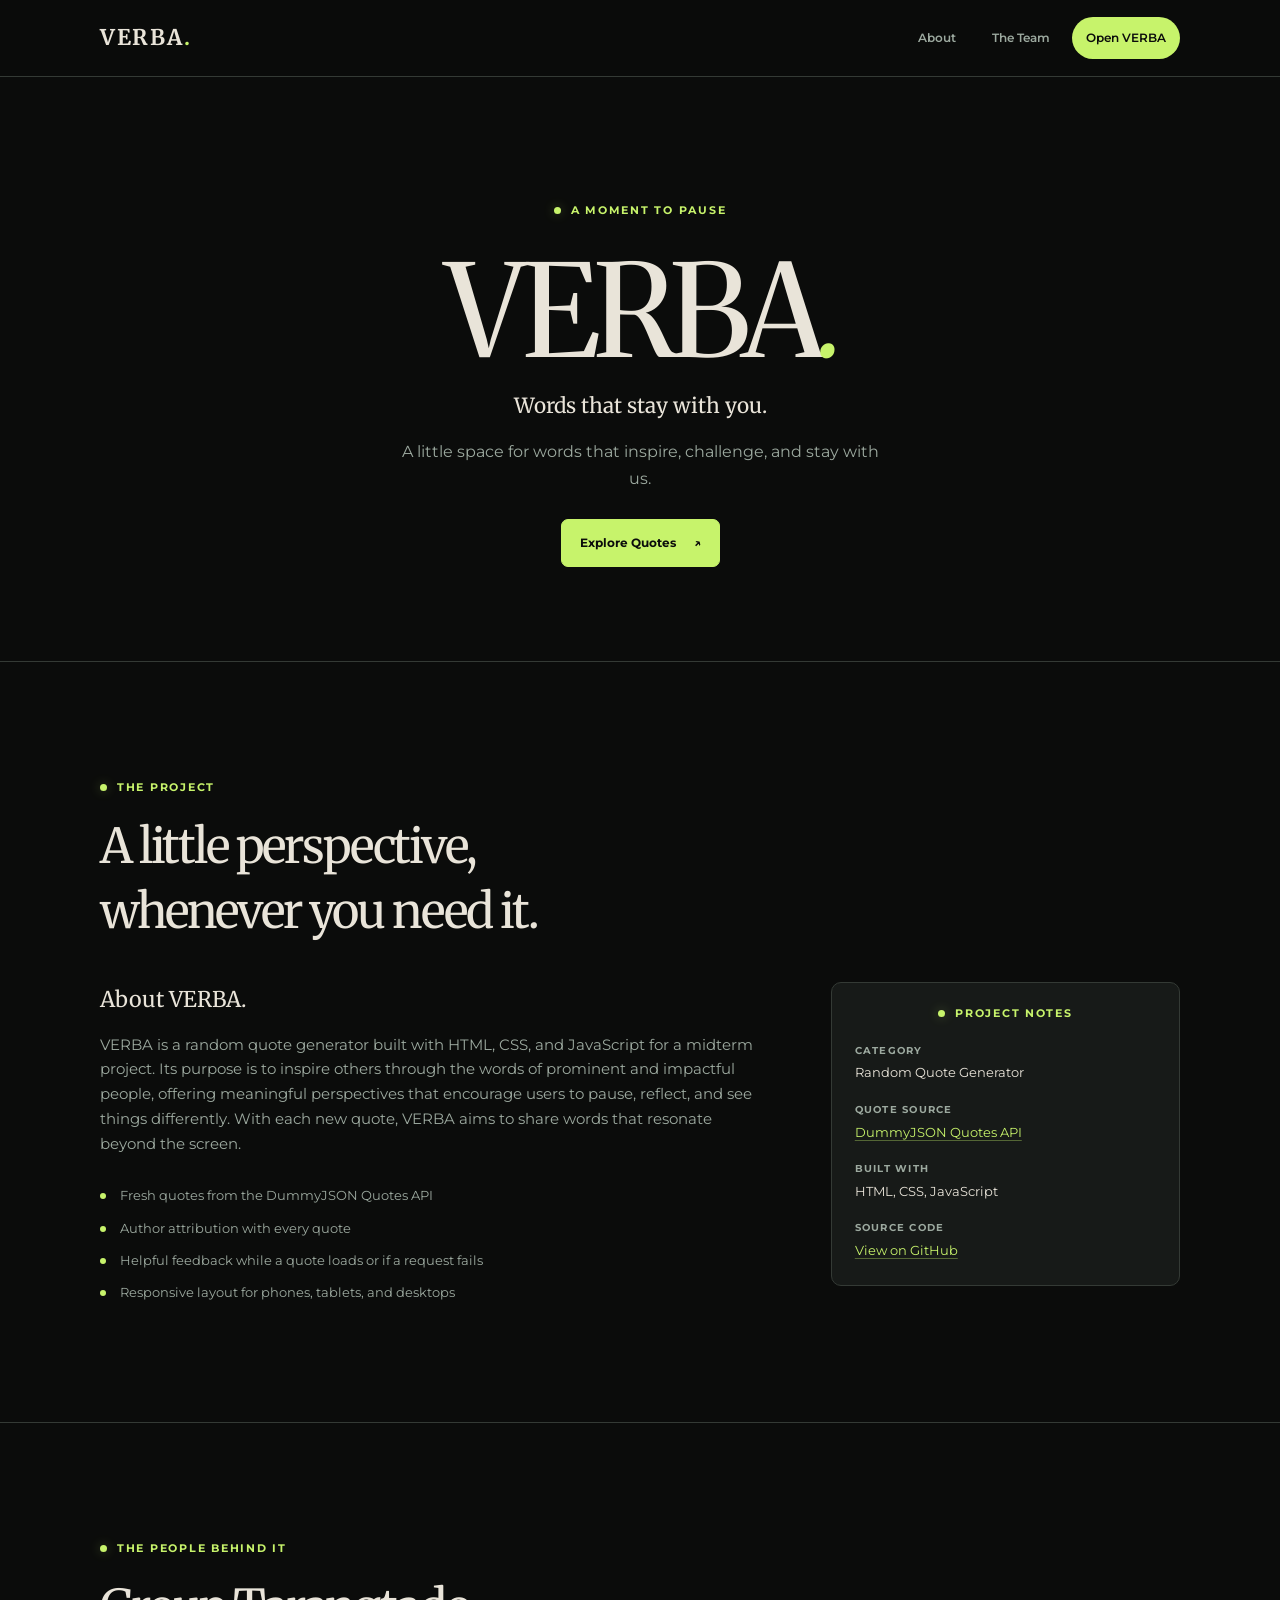
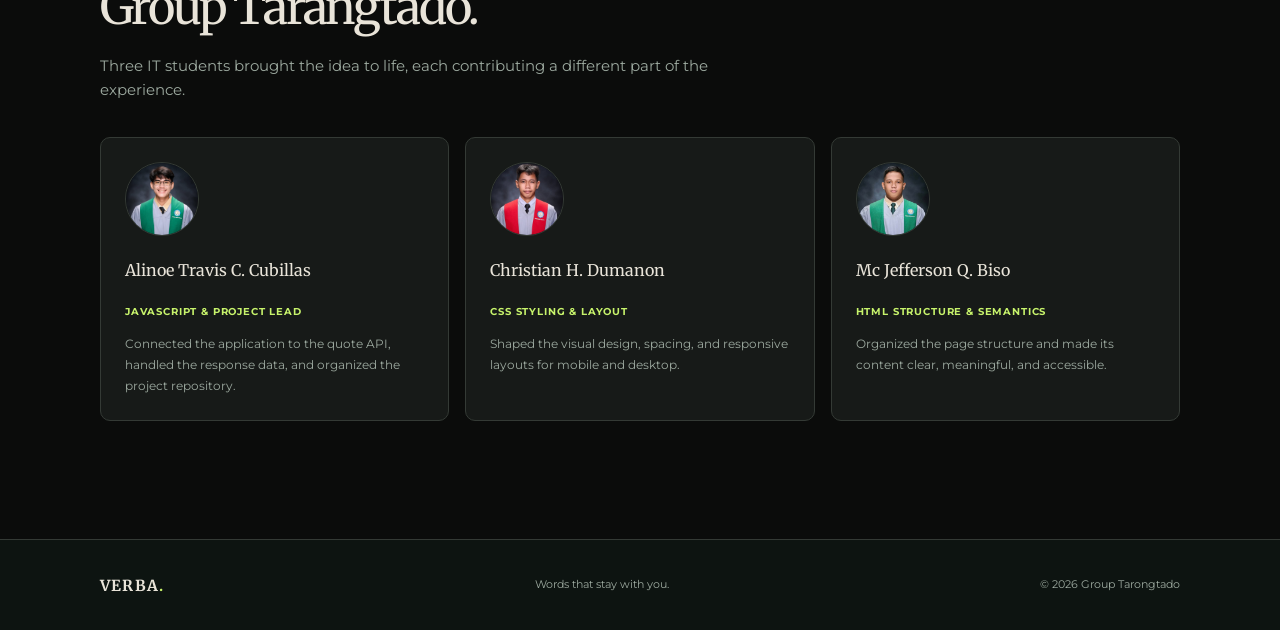
<file: index.html>
<!DOCTYPE html>
<html lang="en">
<head>
    <meta charset="UTF-8">
    <meta name="viewport" content="width=device-width, initial-scale=1">
    <meta name="theme-color" content="#0B0C0B">
    <title>VERBA. — Words that stay with you.</title>
    <link rel="stylesheet" href="style.css">
    <script src="script.js" defer></script>
</head>

<body class="portfolio-page">
    <nav class="site-nav" aria-label="Main navigation">
        <div class="wrap nav-inner">
            <a class="brand" href="#top" aria-label="VERBA home">VERBA<span>.</span></a>
            <ul>
                <li><a href="#about">About</a></li>
                <li><a href="#team">The Team</a></li>
                <li><a class="nav-cta" href="app.html">Open VERBA</a></li>
            </ul>
        </div>
    </nav>

    <main id="top">
        <header class="hero">
            <div class="wrap hero-inner">
                <p class="eyebrow"><span></span> A moment to pause</p>
                <h1>VERBA<em>.</em></h1>
                <p class="hero-tagline">Words that stay with you.</p>
                <p class="hero-intro">
                    A little space for words that inspire, challenge, and stay
                    with us.
                </p>
                <a class="portfolio-cta" href="app.html">Explore Quotes <span aria-hidden="true">↗</span></a>
            </div>
        </header>

        <section id="about" class="about-section">
            <div class="wrap">
                <div class="section-heading">
                    <p class="eyebrow"><span></span> The project</p>
                    <h2>A little perspective,<br>whenever you need it.</h2>
                </div>

                <div class="project-grid">
                    <div class="project-copy">
                        <h3>About VERBA.</h3>
                        <p class="lead">
                            VERBA is a random quote generator built with HTML, CSS,
                            and JavaScript for a midterm project. Its purpose is to
                            inspire others through the words of prominent and
                            impactful people, offering meaningful perspectives that
                            encourage users to pause, reflect, and see things
                            differently. With each new quote, VERBA aims to share
                            words that resonate beyond the screen.
                        </p>

                        <ul class="features">
                            <li>Fresh quotes from the DummyJSON Quotes API</li>
                            <li>Author attribution with every quote</li>
                            <li>Helpful feedback while a quote loads or if a request fails</li>
                            <li>Responsive layout for phones, tablets, and desktops</li>
                        </ul>
                    </div>

                    <aside class="facts" aria-label="Project details">
                        <p class="eyebrow"><span></span> Project notes</p>
                        <dl>
                            <dt>Category</dt>
                            <dd>Random Quote Generator</dd>

                            <dt>Quote source</dt>
                            <dd>
                                <a href="https://dummyjson.com/docs/quotes"
                                   target="_blank"
                                   rel="noopener noreferrer">
                                    DummyJSON Quotes API
                                </a>
                            </dd>

                            <dt>Built with</dt>
                            <dd>HTML, CSS, JavaScript</dd>

                            <dt>Source code</dt>
                            <dd>
                                <a href="https://github.com/traviscubillas-bit/Something-you-need-to-read"
                                   target="_blank"
                                   rel="noopener noreferrer">
                                    View on GitHub
                                </a>
                            </dd>
                        </dl>
                    </aside>
                </div>
            </div>
        </section>

        <section id="team" class="team-section">
            <div class="wrap">
                <div class="section-heading">
                    <p class="eyebrow"><span></span> The people behind it</p>
                    <h2>Group Tarangtado.</h2>
                    <p class="lead">
                        Three IT students brought the idea to life, each contributing
                        a different part of the experience.
                    </p>
                </div>

                <div class="team">
                    <article class="member">
                        <img src="CubillasT.jpg"
                             alt="Alinoe Travis C. Cubillas"
                             width="140"
                             height="140">
                        <h3>Alinoe Travis C. Cubillas</h3>
                        <span class="role">JavaScript &amp; Project Lead</span>
                        <p>
                            Connected the application to the quote API, handled
                            the response data, and organized the project repository.
                        </p>
                    </article>

                    <article class="member">
                        <img src="christianbuang.jpg"
                             alt="Christian H. Dumanon"
                             width="140"
                             height="140">
                        <h3>Christian H. Dumanon</h3>
                        <span class="role">CSS Styling &amp; Layout</span>
                        <p>
                            Shaped the visual design, spacing, and responsive
                            layouts for mobile and desktop.
                        </p>
                    </article>

                    <article class="member">
                        <img src="biso.jpg"
                             alt="Mc Jefferson Q. Biso"
                             width="140"
                             height="140">
                        <h3>Mc Jefferson Q. Biso</h3>
                        <span class="role">HTML Structure &amp; Semantics</span>
                        <p>
                            Organized the page structure and made its content
                            clear, meaningful, and accessible.
                        </p>
                    </article>
                </div>
            </div>
        </section>
    </main>

    <footer class="site-footer">
        <div class="wrap footer-inner">
            <a class="footer-brand" href="#top">VERBA<span>.</span></a>
            <p>Words that stay with you.</p>
            <small>&copy; 2026 Group Tarongtado</small>
        </div>
    </footer>
</body>
</html>
</file>
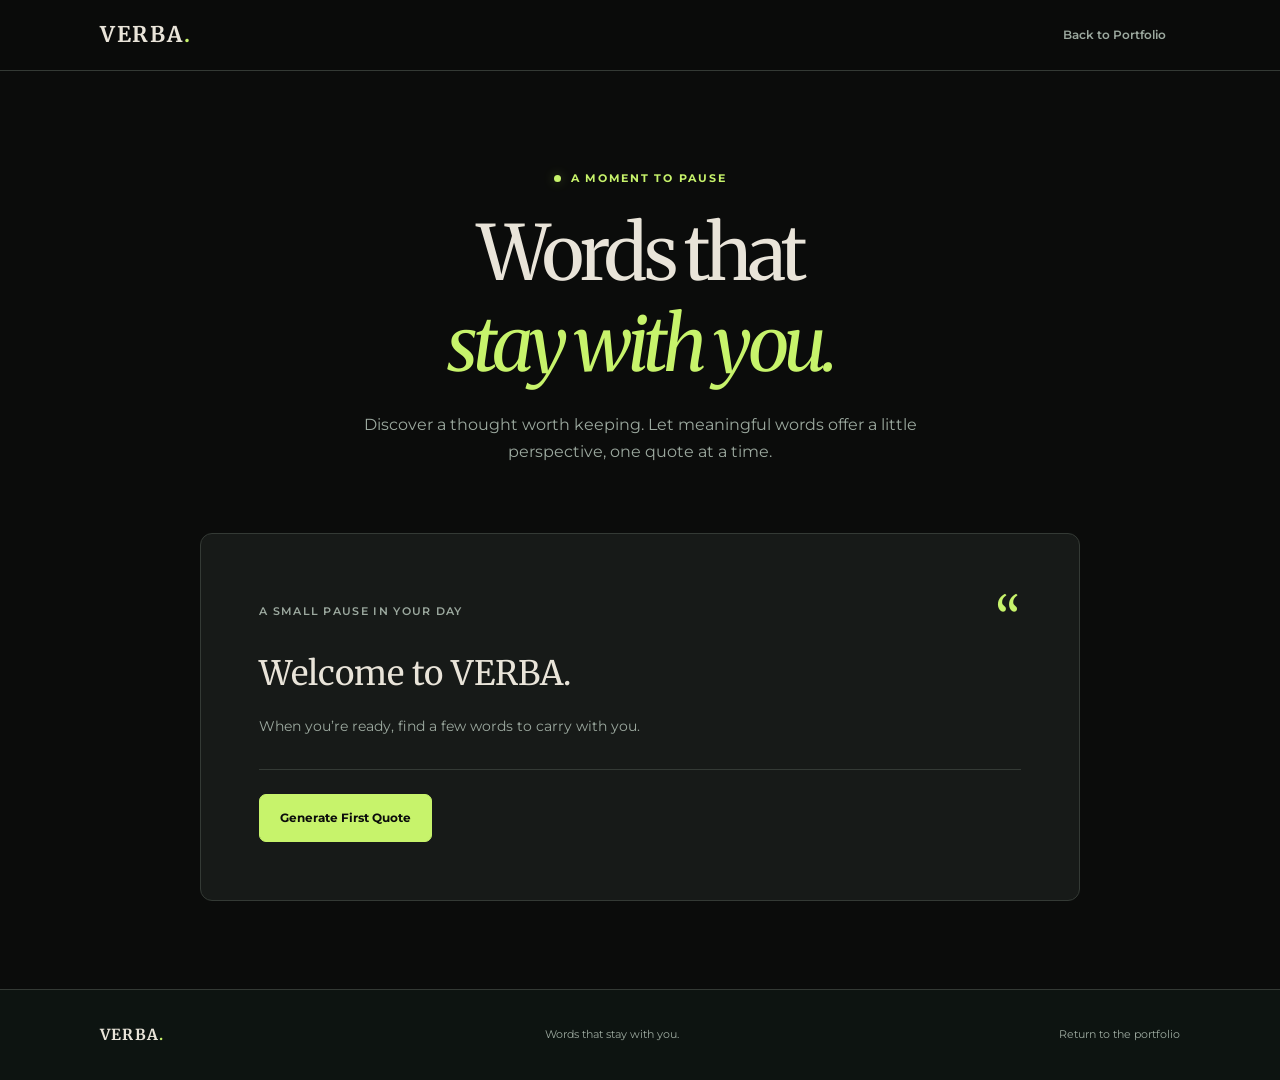
<file: app.html>
<!DOCTYPE html>
<html lang="en">
<head>
    <meta charset="UTF-8">
    <meta name="viewport" content="width=device-width, initial-scale=1">
    <meta name="theme-color" content="#0B0C0B">
    <title>VERBA. — Discover a thought worth keeping</title>
    <link rel="stylesheet" href="style.css">
    <script src="script.js" defer></script>
</head>

<body class="app-page">
    <header class="site-nav app-nav">
        <div class="wrap nav-inner">
            <a class="brand" href="index.html" aria-label="VERBA home">VERBA<span>.</span></a>
            <nav aria-label="Application navigation">
                <a class="app-nav-link" href="index.html">Back to Portfolio</a>
            </nav>
        </div>
    </header>

    <main class="app-main">
        <section class="app-intro wrap" aria-labelledby="app-title">
            <p class="eyebrow"><span></span> A moment to pause</p>
            <h1 id="app-title">Words that<br><em>stay with you.</em></h1>
            <p class="app-intro-copy">
                Discover a thought worth keeping. Let meaningful words offer
                a little perspective, one quote at a time.
            </p>
        </section>

        <section class="quote-app wrap" aria-label="Random quote generator">
            <div class="quote-app-heading">
                <p class="quote-kicker">A small pause in your day</p>
                <span class="quote-ornament" aria-hidden="true">“</span>
            </div>

            <blockquote id="quote" aria-live="polite">
                Welcome to VERBA.
            </blockquote>
            <p class="quote-welcome" id="quote-welcome">
                When you’re ready, find a few words to carry with you.
            </p>
            <p id="author" class="quote-author" hidden></p>

            <div class="quote-actions">
                <button id="new-quote" class="quote-button" type="button">
                    Generate First Quote
                </button>
                <p id="status" class="quote-status" role="status" aria-live="polite"></p>
            </div>
        </section>
    </main>

    <footer class="app-footer">
        <div class="wrap app-footer-inner">
            <a class="footer-brand" href="index.html">VERBA<span>.</span></a>
            <p>Words that stay with you.</p>
            <a href="index.html">Return to the portfolio</a>
        </div>
    </footer>
</body>
</html>
</file>
<file: style.css>
@import url('https://fonts.googleapis.com/css2?family=Merriweather:wght@400;700&family=Montserrat:wght@400;500;600;700&display=swap');

:root {
    color-scheme: dark;
    --color-background: #0B0C0B;
    --color-card: #171A18;
    --color-text: #E9E4D9;
    --color-accent: #C7F36B;
    --color-muted: #9CA99F;
    --color-border: #343A35;
    --font-editorial: "Merriweather", Georgia, serif;
    --font-interface: "Montserrat", Arial, sans-serif;
}

*,
*::before,
*::after {
    box-sizing: border-box;
}

html {
    scroll-behavior: smooth;
    scroll-padding-top: 88px;
}

body {
    min-width: 320px;
    margin: 0;
    background: var(--color-background);
    color: var(--color-text);
    font-family: var(--font-interface);
    line-height: 1.7;
    -webkit-font-smoothing: antialiased;
}

a,
button {
    font: inherit;
}

a {
    color: inherit;
    text-decoration: none;
}

a:focus-visible,
button:focus-visible {
    outline: 2px solid var(--color-accent);
    outline-offset: 4px;
}

.wrap {
    width: min(100% - 48px, 1080px);
    margin-inline: auto;
}

.site-nav {
    position: sticky;
    z-index: 10;
    top: 0;
    border-bottom: 1px solid var(--color-border);
    background: rgba(11, 12, 11, 0.96);
    backdrop-filter: blur(14px);
}

.nav-inner {
    display: flex;
    min-height: 76px;
    align-items: center;
    justify-content: space-between;
    gap: 24px;
}

.brand,
.footer-brand {
    color: var(--color-text);
    font-family: var(--font-editorial);
    font-size: 1.35rem;
    font-weight: 700;
    letter-spacing: 0.08em;
    white-space: nowrap;
}

.brand span,
.footer-brand span {
    color: var(--color-accent);
}

.site-nav ul {
    display: flex;
    align-items: center;
    gap: 8px;
    margin: 0;
    padding: 0;
    list-style: none;
}

.site-nav li a,
.app-nav-link {
    display: inline-flex;
    min-height: 42px;
    align-items: center;
    justify-content: center;
    border-radius: 999px;
    padding: 8px 14px;
    color: var(--color-muted);
    font-size: 0.76rem;
    font-weight: 600;
    transition: color 180ms ease, background-color 180ms ease;
}

.site-nav li a:hover,
.app-nav-link:hover {
    background: var(--color-card);
    color: var(--color-accent);
}

.site-nav li .nav-cta {
    background: var(--color-accent);
    color: var(--color-background);
}

.site-nav li .nav-cta:hover {
    background: var(--color-text);
    color: var(--color-background);
}

.portfolio-page {
    background: var(--color-background);
}

.portfolio-page .hero {
    padding: clamp(68px, 10vw, 126px) 0 94px;
    border-bottom: 1px solid var(--color-border);
    text-align: center;
}

.hero-inner {
    max-width: 820px;
}

.eyebrow {
    display: flex;
    align-items: center;
    justify-content: center;
    gap: 10px;
    margin: 0;
    color: var(--color-accent);
    font-size: 0.68rem;
    font-weight: 700;
    letter-spacing: 0.16em;
    line-height: 1.4;
    text-transform: uppercase;
}

.eyebrow span {
    width: 7px;
    height: 7px;
    flex: 0 0 7px;
    border-radius: 50%;
    background: var(--color-accent);
    box-shadow: 0 0 12px rgba(199, 243, 107, 0.32);
}

.portfolio-page .hero h1 {
    margin: 25px 0 10px;
    color: var(--color-text);
    font-family: var(--font-editorial);
    font-size: clamp(4rem, 12vw, 8rem);
    font-weight: 400;
    letter-spacing: -0.055em;
    line-height: 1.08;
}

.portfolio-page .hero h1 em {
    color: var(--color-accent);
    font-weight: 400;
}

.hero-tagline {
    margin: 0 0 15px;
    color: var(--color-text);
    font-family: var(--font-editorial);
    font-size: clamp(1rem, 2.5vw, 1.3rem);
    line-height: 1.5;
}

.hero-intro {
    max-width: 500px;
    margin: 0 auto;
    color: var(--color-muted);
    font-size: clamp(0.88rem, 2vw, 1rem);
}

.portfolio-cta {
    display: inline-flex;
    min-height: 48px;
    align-items: center;
    justify-content: center;
    gap: 18px;
    margin-top: 27px;
    border: 1px solid var(--color-accent);
    border-radius: 7px;
    padding: 0 18px;
    background: var(--color-accent);
    color: var(--color-background);
    font-size: 0.78rem;
    font-weight: 700;
    transition: background-color 180ms ease, color 180ms ease, transform 180ms ease;
}

.portfolio-cta:hover {
    transform: translateY(-2px);
    background: transparent;
    color: var(--color-accent);
}

.about-section,
.team-section {
    padding: clamp(72px, 10vw, 118px) 0;
}

.about-section {
    border-bottom: 1px solid var(--color-border);
}

.section-heading {
    max-width: 650px;
    margin-bottom: 38px;
    text-align: left;
}

.section-heading .eyebrow {
    justify-content: flex-start;
}

.section-heading h2 {
    margin: 19px 0 14px;
    color: var(--color-text);
    font-family: var(--font-editorial);
    font-size: clamp(1.8rem, 4.5vw, 3rem);
    font-weight: 400;
    letter-spacing: -0.045em;
    line-height: 1.35;
}

.lead {
    max-width: 680px;
    margin: 0;
    color: var(--color-muted);
    font-size: 0.91rem;
}

.project-grid {
    display: grid;
    grid-template-columns: minmax(0, 1.5fr) minmax(250px, 0.8fr);
    gap: clamp(28px, 6vw, 76px);
    align-items: start;
}

.project-copy h3,
.member h3 {
    margin: 0 0 14px;
    color: var(--color-text);
    font-family: var(--font-editorial);
    font-weight: 400;
}

.project-copy h3 {
    font-size: 1.35rem;
}

.features {
    display: grid;
    gap: 10px;
    margin: 28px 0 0;
    padding: 0;
    list-style: none;
}

.features li {
    position: relative;
    padding-left: 20px;
    color: var(--color-muted);
    font-size: 0.82rem;
}

.features li::before {
    position: absolute;
    top: 0.7em;
    left: 0;
    width: 6px;
    height: 6px;
    border-radius: 50%;
    background: var(--color-accent);
    content: "";
}

.facts {
    padding: 23px;
    border: 1px solid var(--color-border);
    border-radius: 10px;
    background: var(--color-card);
    transition: transform 180ms ease;
}

.facts dl {
    margin: 21px 0 0;
}

.facts dt {
    margin-top: 17px;
    color: var(--color-muted);
    font-size: 0.64rem;
    font-weight: 700;
    letter-spacing: 0.12em;
    text-transform: uppercase;
}

.facts dt:first-child {
    margin-top: 0;
}

.facts dd {
    margin: 3px 0 0;
    color: var(--color-text);
    font-size: 0.8rem;
    overflow-wrap: anywhere;
}

.facts dd a {
    color: var(--color-accent);
    text-decoration: underline;
    text-decoration-color: rgba(199, 243, 107, 0.35);
    text-underline-offset: 3px;
}

.facts dd a:hover {
    text-decoration-color: currentColor;
}

.team-section .section-heading {
    margin-bottom: 34px;
}

.team {
    display: grid;
    grid-template-columns: repeat(3, minmax(0, 1fr));
    gap: 16px;
}

.member {
    min-width: 0;
    padding: 24px;
    border: 1px solid var(--color-border);
    border-radius: 10px;
    background: var(--color-card);
    transition: border-color 180ms ease, transform 180ms ease;
}

.member:hover,
.member:focus-within,
.facts:hover,
.facts:focus-within {
    transform: translateY(-3px);
    border-color: rgba(199, 243, 107, 0.55);
}

.member img {
    display: block;
    width: 74px;
    height: 74px;
    margin-bottom: 22px;
    border: 1px solid var(--color-border);
    border-radius: 50%;
    object-fit: cover;
}

.member h3 {
    font-size: 1rem;
    line-height: 1.5;
    overflow-wrap: anywhere;
}

.role {
    display: inline-block;
    margin-bottom: 13px;
    color: var(--color-accent);
    font-size: 0.65rem;
    font-weight: 700;
    letter-spacing: 0.08em;
    line-height: 1.6;
    text-transform: uppercase;
}

.member p {
    margin: 0;
    color: var(--color-muted);
    font-size: 0.77rem;
}


.site-footer {
    border-top: 1px solid var(--color-border);
    background: #0D1411;
}

.footer-inner,
.app-footer-inner {
    display: flex;
    min-height: 90px;
    align-items: center;
    justify-content: space-between;
    gap: 20px;
}

.footer-brand {
    font-size: 0.95rem;
}

.footer-inner p,
.footer-inner small,
.app-footer-inner p,
.app-footer-inner > a:last-child {
    margin: 0;
    color: var(--color-muted);
    font-size: 0.67rem;
}

.app-footer {
    border-top: 1px solid var(--color-border);
    background: #0D1411;
}

.app-footer-inner > a:last-child:hover {
    color: var(--color-accent);
}

.app-page {
    min-height: 100vh;
    background: var(--color-background);
}

.app-nav .nav-inner {
    min-height: 70px;
}

.app-main {
    width: min(100% - 48px, 1000px);
    min-height: calc(100vh - 160px);
    margin-inline: auto;
    padding: clamp(56px, 9vw, 100px) 0 88px;
}

.app-intro {
    max-width: 760px;
    text-align: center;
}

.app-intro .eyebrow {
    margin-bottom: 22px;
}

.app-intro h1 {
    margin: 0;
    color: var(--color-text);
    font-family: var(--font-editorial);
    font-size: clamp(2.45rem, 7vw, 4.75rem);
    font-weight: 400;
    letter-spacing: -0.055em;
    line-height: 1.2;
}

.app-intro h1 em {
    color: var(--color-accent);
    font-weight: 400;
}

.app-intro-copy {
    max-width: 590px;
    margin: 20px auto 0;
    color: var(--color-muted);
    font-size: clamp(0.88rem, 2vw, 1rem);
}

.quote-app {
    max-width: 880px;
    margin-top: clamp(42px, 7vw, 68px);
    border: 1px solid var(--color-border);
    border-radius: 12px;
    padding: clamp(26px, 6vw, 58px);
    background: var(--color-card);
}

.quote-app-heading {
    display: flex;
    align-items: center;
    justify-content: space-between;
    gap: 16px;
}

.quote-kicker {
    margin: 0;
    color: var(--color-muted);
    font-size: 0.68rem;
    font-weight: 600;
    letter-spacing: 0.12em;
    text-transform: uppercase;
}

.quote-ornament {
    height: 38px;
    color: var(--color-accent);
    font-family: var(--font-editorial);
    font-size: 3.5rem;
    line-height: 1;
}

.quote-app blockquote {
    margin: 16px 0 0;
    color: var(--color-text);
    font-family: var(--font-editorial);
    font-size: clamp(1.25rem, 4vw, 2.1rem);
    font-weight: 400;
    line-height: 1.65;
    overflow-wrap: anywhere;
}

.quote-welcome {
    margin: 14px 0 0;
    color: var(--color-muted);
    font-size: 0.87rem;
}

.quote-author {
    margin: 20px 0 0;
    color: var(--color-accent);
    font-size: 0.82rem;
    font-weight: 600;
    letter-spacing: 0.025em;
    overflow-wrap: anywhere;
}

.quote-actions {
    display: flex;
    align-items: center;
    gap: 20px;
    margin-top: 30px;
    padding-top: 24px;
    border-top: 1px solid var(--color-border);
}

.quote-button {
    display: inline-flex;
    min-height: 48px;
    align-items: center;
    justify-content: center;
    border: 1px solid var(--color-accent);
    border-radius: 7px;
    padding: 0 20px;
    background: var(--color-accent);
    color: var(--color-background);
    cursor: pointer;
    font-size: 0.78rem;
    font-weight: 700;
    transition: background-color 180ms ease, color 180ms ease, transform 180ms ease;
}

.quote-button:hover:not(:disabled) {
    transform: translateY(-2px);
    background: transparent;
    color: var(--color-accent);
}

.quote-button:disabled {
    cursor: wait;
    opacity: 0.65;
}

.quote-status {
    min-height: 1.5em;
    margin: 0;
    color: var(--color-muted);
    font-size: 0.75rem;
    overflow-wrap: anywhere;
}

@media (max-width: 900px) {
    .project-grid {
        grid-template-columns: 1fr;
    }

    .team {
        grid-template-columns: repeat(2, minmax(0, 1fr));
    }

    .member:last-child {
        grid-column: 1 / -1;
        width: min(100%, 500px);
        justify-self: center;
    }
}

@media (max-width: 600px) {
    .wrap {
        width: min(100% - 36px, 1080px);
    }

    .portfolio-page .nav-inner {
        flex-wrap: wrap;
        gap: 8px;
        padding-block: 12px;
    }

    .portfolio-page .site-nav ul {
        flex-wrap: wrap;
        justify-content: flex-end;
        gap: 2px;
    }

    .portfolio-page .site-nav li a {
        min-height: 38px;
        padding: 7px 9px;
        font-size: 0.66rem;
    }

    .portfolio-page .hero {
        padding: 65px 0;
    }

    .portfolio-page .hero h1 {
        font-size: clamp(3.5rem, 15vw, 5rem);
    }

    .about-section,
    .team-section {
        padding: 48px 0;
    }

    .section-heading h2 {
        font-size: 1.65rem;
    }

    .team {
        grid-template-columns: 1fr;
    }

    .member:last-child {
        grid-column: auto;
    }

    .project-grid > div,
    .facts {
        padding: 20px;
    }

    .app-nav .nav-inner {
        min-height: 64px;
    }

    .app-main {
        width: min(100% - 36px, 1000px);
        min-height: calc(100vh - 150px);
        padding: 58px 0 64px;
    }

    .quote-app {
        border-radius: 9px;
        padding: 24px 20px;
    }

    .quote-actions {
        align-items: flex-start;
        flex-direction: column;
        gap: 12px;
    }

    .quote-button {
        width: 100%;
    }

    .app-footer-inner,
    .footer-inner {
        min-height: 112px;
        flex-wrap: wrap;
        gap: 4px 16px;
        padding-block: 18px;
    }

    .app-footer-inner p,
    .footer-inner p {
        order: 1;
        flex-basis: 100%;
    }
}

@media (prefers-reduced-motion: reduce) {
    *,
    *::before,
    *::after {
        scroll-behavior: auto !important;
        transition-duration: 0.01ms !important;
        animation-duration: 0.01ms !important;
        animation-iteration-count: 1 !important;
    }
}
</file>
